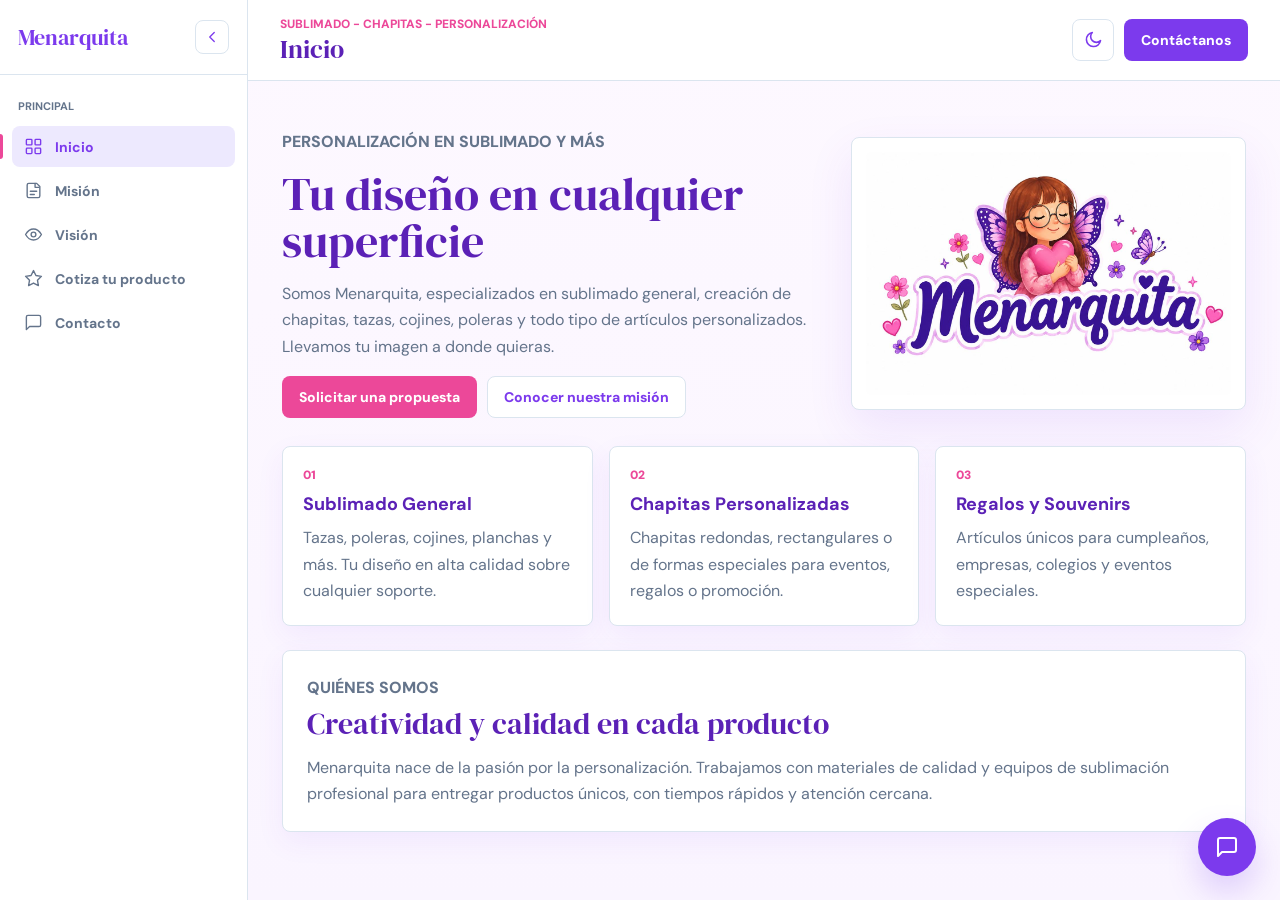
<file: index.html>
<!DOCTYPE html>
<html lang="es">
<head>
  <meta charset="UTF-8" />
  <meta name="viewport" content="width=device-width, initial-scale=1.0" />
  <title>Menarquita- Sublimado y Chapitas</title>
  <link rel="preconnect" href="https://fonts.googleapis.com" />
  <link rel="preconnect" href="https://fonts.gstatic.com" crossorigin />
  <link href="https://fonts.googleapis.com/css2?family=DM+Serif+Display&family=DM+Sans:wght@400;500;600;700&display=swap" rel="stylesheet" />
  <link rel="stylesheet" href="styles.css" />
</head>
<body>
  <aside class="sidebar" id="sidebar">
    <div class="sidebar-header">
      <span class="logo">Menarquita</span>
      <button class="logo-icon" id="logoIcon" type="button" aria-label="Abrir menú">MN</button>
      <button class="toggle-btn" id="toggleBtn" type="button" aria-label="Alternar menú">
        <svg viewBox="0 0 24 24" fill="none" stroke-width="1.75" stroke-linecap="round" stroke-linejoin="round" pointer-events="none">
          <path d="M15 18l-6-6 6-6" />
        </svg>
      </button>
    </div>

    <nav class="sidebar-nav" aria-label="Navegación principal">
      <div class="nav-section-label">Principal</div>

      <a class="nav-item active" href="index.html" aria-current="page">
        <svg class="nav-icon" viewBox="0 0 24 24" fill="none" stroke-width="1.75" stroke-linecap="round" stroke-linejoin="round">
          <rect x="3" y="3" width="7" height="7" rx="1" />
          <rect x="14" y="3" width="7" height="7" rx="1" />
          <rect x="3" y="14" width="7" height="7" rx="1" />
          <rect x="14" y="14" width="7" height="7" rx="1" />
        </svg>
        <span class="nav-label">Inicio</span>
      </a>

      <a class="nav-item" href="Mision.html">
        <svg class="nav-icon" viewBox="0 0 24 24" fill="none" stroke-width="1.75" stroke-linecap="round" stroke-linejoin="round">
          <path d="M4 19V5a2 2 0 0 1 2-2h10l4 4v12a2 2 0 0 1-2 2H6a2 2 0 0 1-2-2z" />
          <path d="M14 3v5h5" />
          <path d="M8 13h8" />
          <path d="M8 17h5" />
        </svg>
        <span class="nav-label">Misión</span>
      </a>

      <a class="nav-item" href="Vision.html">
        <svg class="nav-icon" viewBox="0 0 24 24" fill="none" stroke-width="1.75" stroke-linecap="round" stroke-linejoin="round">
          <path d="M2 12s4-7 10-7 10 7 10 7-4 7-10 7-10-7-10-7z" />
          <circle cx="12" cy="12" r="3" />
        </svg>
        <span class="nav-label">Visión</span>
      </a>

      <a class="nav-item" href="menarquita.html">
        <svg class="nav-icon" viewBox="0 0 24 24" fill="none" stroke-width="1.75" stroke-linecap="round" stroke-linejoin="round">
          <path d="M12 2l3.09 6.26L22 9.27l-5 4.87 1.18 6.88L12 17.77l-6.18 3.25L7 14.14 2 9.27l6.91-1.01L12 2z"/>
        </svg>
        <span class="nav-label">Cotiza tu producto</span>
      </a>

      <a class="nav-item" href="contacto.html">
        <svg class="nav-icon" viewBox="0 0 24 24" fill="none" stroke-width="1.75" stroke-linecap="round" stroke-linejoin="round">
          <path d="M21 15a2 2 0 0 1-2 2H7l-4 4V5a2 2 0 0 1 2-2h14a2 2 0 0 1 2 2z" />
        </svg>
        <span class="nav-label">Contacto</span>
      </a>
    </nav>
  </aside>

  <div class="main">
    <header class="topbar">
      <div>
        <p class="topbar-kicker">Sublimado - Chapitas - Personalización</p>
        <h1 class="page-title">Inicio</h1>
      </div>
      <div class="topbar-actions">
        <button class="theme-toggle" id="themeToggle" type="button" aria-label="Activar modo oscuro" title="Cambiar tema">
          <svg class="theme-icon theme-icon-moon" viewBox="0 0 24 24" fill="none" stroke-width="1.9" stroke-linecap="round" stroke-linejoin="round" aria-hidden="true">
            <path d="M21 12.8A8.5 8.5 0 1 1 11.2 3a6.7 6.7 0 0 0 9.8 9.8z" />
          </svg>
          <svg class="theme-icon theme-icon-sun" viewBox="0 0 24 24" fill="none" stroke-width="1.9" stroke-linecap="round" stroke-linejoin="round" aria-hidden="true">
            <circle cx="12" cy="12" r="4" />
            <path d="M12 2v2" />
            <path d="M12 20v2" />
            <path d="m4.93 4.93 1.41 1.41" />
            <path d="m17.66 17.66 1.41 1.41" />
            <path d="M2 12h2" />
            <path d="M20 12h2" />
            <path d="m6.34 17.66-1.41 1.41" />
            <path d="m19.07 4.93-1.41 1.41" />
          </svg>
        </button>
        <button class="btn-primary" type="button" onclick="contactar()">Contáctanos</button>
      </div>
    </header>

    <main class="content">
      <div class="page-shell">
        <section class="hero">
          <div class="hero-copy">
            <p class="eyebrow">Personalización en sublimado y más</p>
            <h2>Tu diseño en cualquier superficie</h2>
            <p>
              Somos Menarquita, especializados en sublimado general, creación de chapitas, tazas, cojines, poleras y todo tipo de artículos personalizados. Llevamos tu imagen a donde quieras.
            </p>
            <div class="hero-actions">
              <a class="cta-button" href="contacto.html">Solicitar una propuesta</a>
              <a class="secondary-button" href="Mision.html">Conocer nuestra misión</a>
            </div>
          </div>

          <figure class="hero-media">
            <img src="img/menarquita.jpeg" alt="Logo de Menarquita" />
          </figure>
        </section>

        <section class="cards-grid" aria-label="Servicios principales">
          <article class="card">
            <span class="card-index">01</span>
            <h3>Sublimado General</h3>
            <p>Tazas, poleras, cojines, planchas y más. Tu diseño en alta calidad sobre cualquier soporte.</p>
          </article>

          <article class="card">
            <span class="card-index">02</span>
            <h3>Chapitas Personalizadas</h3>
            <p>Chapitas redondas, rectangulares o de formas especiales para eventos, regalos o promoción.</p>
          </article>

          <article class="card">
            <span class="card-index">03</span>
            <h3>Regalos y Souvenirs</h3>
            <p>Artículos únicos para cumpleaños, empresas, colegios y eventos especiales.</p>
          </article>
        </section>

        <section class="content-block">
          <div class="section-heading">
            <p class="section-kicker">Quiénes somos</p>
            <h2>Creatividad y calidad en cada producto</h2>
          </div>
          <p>
            Menarquita nace de la pasión por la personalización. Trabajamos con materiales de calidad y equipos de sublimación profesional para entregar productos únicos, con tiempos rápidos y atención cercana.
          </p>
        </section>
      </div>
    </main>
  </div>

  <div class="chatbot-container" id="chatbotContainer">
    <button class="chatbot-toggle" id="chatbotToggle" type="button" aria-label="Abrir chat">
      <svg viewBox="0 0 24 24" fill="none" stroke="currentColor" stroke-width="2" stroke-linecap="round" stroke-linejoin="round" class="chat-icon">
        <path d="M21 15a2 2 0 0 1-2 2H7l-4 4V5a2 2 0 0 1 2-2h14a2 2 0 0 1 2 2z" />
      </svg>
    </button>

    <div class="chat-window" id="chatWindow">
      <div class="chat-header">
        <h3>Asistente MJFC</h3>
        <button class="chat-close" id="chatClose" type="button" aria-label="Cerrar chat">&times;</button>
      </div>

      <div class="chat-body" id="chatBody">
        <div class="chat-message bot">
          <p>¡Hola! Soy el asistente de MJFC Enterprise. Puedes elegir una opción rápida o escribir tu consulta.</p>
        </div>
      </div>

      <div class="chat-options" id="chatOptions"></div>

      <form class="chat-input-area" id="chatForm">
        <input
          type="text"
          id="chatInput"
          placeholder="Escribe tu pregunta aquí..."
          autocomplete="off"
          required
        />
        <button type="submit" id="chatSubmitBtn" aria-label="Enviar mensaje">
          <svg viewBox="0 0 24 24" fill="none" stroke="currentColor" stroke-width="2" stroke-linecap="round" stroke-linejoin="round">
            <line x1="22" y1="2" x2="11" y2="13" />
            <polygon points="22 2 15 22 11 13 2 9 22 2" />
          </svg>
        </button>
      </form>
    </div>
  </div>

  <script src="script.js"></script>
</body>
</html>
</file>
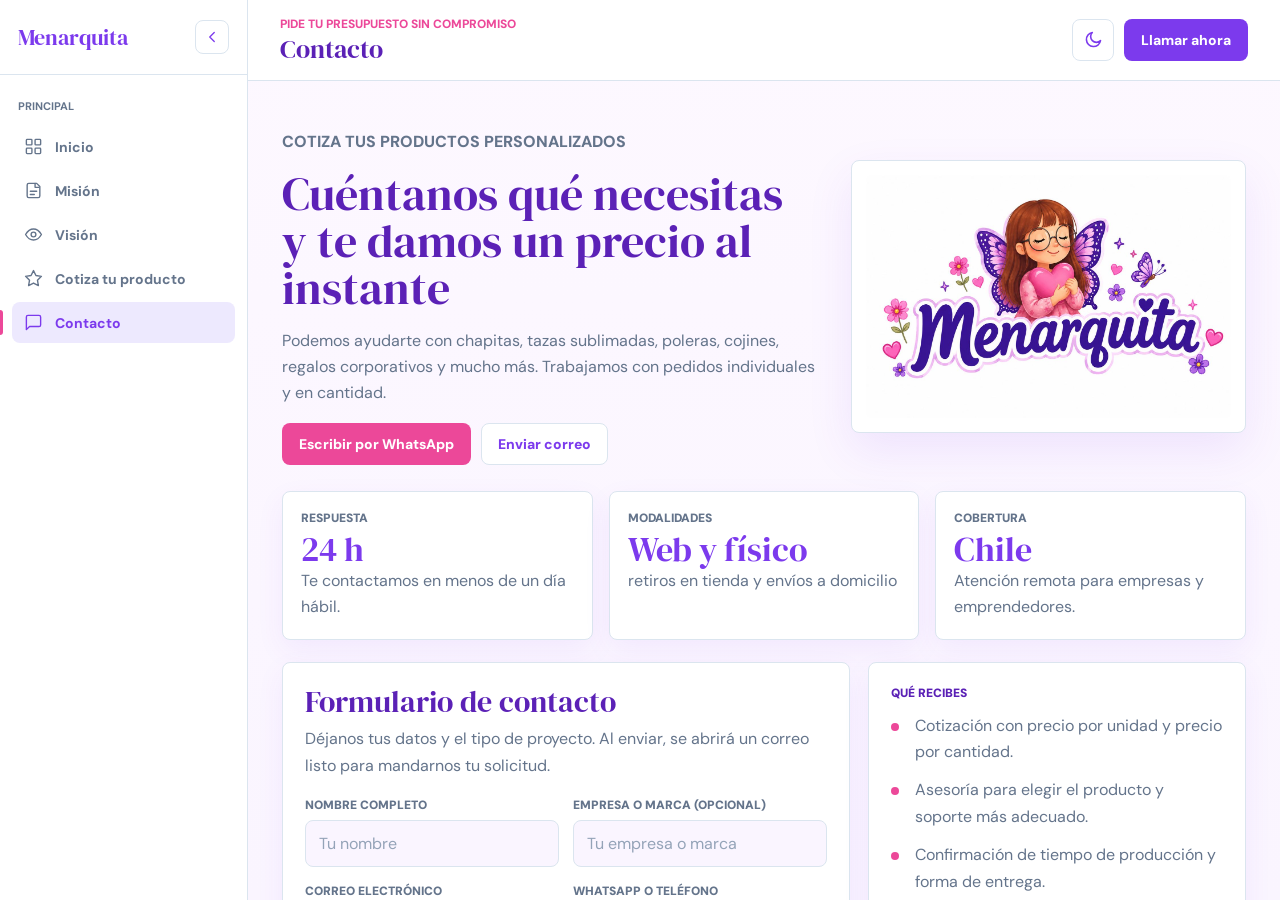
<file: contacto.html>
<!DOCTYPE html>
<html lang="es">
<head>
  <meta charset="UTF-8" />
  <meta name="viewport" content="width=device-width, initial-scale=1.0" />
  <title>Menarquita - Contacto</title>
  <link rel="preconnect" href="https://fonts.googleapis.com" />
  <link rel="preconnect" href="https://fonts.gstatic.com" crossorigin />
  <link href="https://fonts.googleapis.com/css2?family=DM+Serif+Display&family=DM+Sans:wght@400;500;600;700&display=swap" rel="stylesheet" />
  <link rel="stylesheet" href="styles.css" />
</head>
<body>
  <aside class="sidebar" id="sidebar">
    <div class="sidebar-header">
      <span class="logo">Menarquita</span>
      <button class="logo-icon" id="logoIcon" type="button" aria-label="Abrir menú">MN</button>
      <button class="toggle-btn" id="toggleBtn" type="button" aria-label="Alternar menú">
        <svg viewBox="0 0 24 24" fill="none" stroke-width="1.75" stroke-linecap="round" stroke-linejoin="round" pointer-events="none">
          <path d="M15 18l-6-6 6-6" />
        </svg>
      </button>
    </div>

    <nav class="sidebar-nav" aria-label="Navegación principal">
      <div class="nav-section-label">Principal</div>

      <a class="nav-item" href="index.html">
        <svg class="nav-icon" viewBox="0 0 24 24" fill="none" stroke-width="1.75" stroke-linecap="round" stroke-linejoin="round">
          <rect x="3" y="3" width="7" height="7" rx="1" />
          <rect x="14" y="3" width="7" height="7" rx="1" />
          <rect x="3" y="14" width="7" height="7" rx="1" />
          <rect x="14" y="14" width="7" height="7" rx="1" />
        </svg>
        <span class="nav-label">Inicio</span>
      </a>

      <a class="nav-item" href="Mision.html">
        <svg class="nav-icon" viewBox="0 0 24 24" fill="none" stroke-width="1.75" stroke-linecap="round" stroke-linejoin="round">
          <path d="M4 19V5a2 2 0 0 1 2-2h10l4 4v12a2 2 0 0 1-2 2H6a2 2 0 0 1-2-2z" />
          <path d="M14 3v5h5" />
          <path d="M8 13h8" />
          <path d="M8 17h5" />
        </svg>
        <span class="nav-label">Misión</span>
      </a>

      <a class="nav-item" href="Vision.html">
        <svg class="nav-icon" viewBox="0 0 24 24" fill="none" stroke-width="1.75" stroke-linecap="round" stroke-linejoin="round">
          <path d="M2 12s4-7 10-7 10 7 10 7-4 7-10 7-10-7-10-7z" />
          <circle cx="12" cy="12" r="3" />
        </svg>
        <span class="nav-label">Visión</span>
      </a>

      <a class="nav-item" href="menarquita.html">
        <svg class="nav-icon" viewBox="0 0 24 24" fill="none" stroke-width="1.75" stroke-linecap="round" stroke-linejoin="round">
          <path d="M12 2l3.09 6.26L22 9.27l-5 4.87 1.18 6.88L12 17.77l-6.18 3.25L7 14.14 2 9.27l6.91-1.01L12 2z"/>
        </svg>
        <span class="nav-label">Cotiza tu producto</span>
      </a>

      <a class="nav-item active" href="contacto.html" aria-current="page">
        <svg class="nav-icon" viewBox="0 0 24 24" fill="none" stroke-width="1.75" stroke-linecap="round" stroke-linejoin="round">
          <path d="M21 15a2 2 0 0 1-2 2H7l-4 4V5a2 2 0 0 1 2-2h14a2 2 0 0 1 2 2z" />
        </svg>
        <span class="nav-label">Contacto</span>
      </a>
    </nav>
  </aside>

  <div class="main">
    <header class="topbar">
      <div>
        <p class="topbar-kicker"> Pide tu presupuesto sin compromiso</p>
        <h1 class="page-title">Contacto</h1>
      </div>
      <div class="topbar-actions">
        <button class="theme-toggle" id="themeToggle" type="button" aria-label="Activar modo oscuro" title="Cambiar tema">
          <svg class="theme-icon theme-icon-moon" viewBox="0 0 24 24" fill="none" stroke-width="1.9" stroke-linecap="round" stroke-linejoin="round" aria-hidden="true">
            <path d="M21 12.8A8.5 8.5 0 1 1 11.2 3a6.7 6.7 0 0 0 9.8 9.8z" />
          </svg>
          <svg class="theme-icon theme-icon-sun" viewBox="0 0 24 24" fill="none" stroke-width="1.9" stroke-linecap="round" stroke-linejoin="round" aria-hidden="true">
            <circle cx="12" cy="12" r="4" />
            <path d="M12 2v2" />
            <path d="M12 20v2" />
            <path d="m4.93 4.93 1.41 1.41" />
            <path d="m17.66 17.66 1.41 1.41" />
            <path d="M2 12h2" />
            <path d="M20 12h2" />
            <path d="m6.34 17.66-1.41 1.41" />
            <path d="m19.07 4.93-1.41 1.41" />
          </svg>
        </button>
        <a class="btn-primary" href="tel:+56928706208">Llamar ahora</a>
      </div>
    </header>

    <main class="content">
      <div class="page-shell contact-shell">
        <section class="hero hero-contact">
          <div class="hero-copy">
            <p class="eyebrow">Cotiza tus productos personalizados</p>
            <h2>Cuéntanos qué necesitas y te damos un precio al instante</h2>
            <p>
              Podemos ayudarte con chapitas, tazas sublimadas, poleras, cojines, regalos corporativos y mucho más. Trabajamos con pedidos individuales y en cantidad.
            </p>
            <div class="hero-actions">
              <a class="cta-button" id="whatsappHeroLink" href="https://wa.me/56928706208?text=Hola%20Menarquita%2C%20quiero%20cotizar%20un%20producto." target="_blank" rel="noreferrer">Escribir por WhatsApp</a>
              <a class="secondary-button" href="mailto:info@menarquita.cl?subject=Solicitud%20de%20p%C3%A1gina%20web">Enviar correo</a>
            </div>
          </div>

          <figure class="hero-media">
            <img src="img/menarquita.jpeg" alt="Logo de Menarquita" />
          </figure>
        </section>

        <section class="stats-grid" aria-label="Resumen de atención">
          <article class="stat-card">
            <div class="stat-label">Respuesta</div>
            <div class="stat-value">24 h</div>
            <div class="stat-note">Te contactamos en menos de un día hábil.</div>
          </article>
          <article class="stat-card">
            <div class="stat-label">Modalidades</div>
            <div class="stat-value">Web y físico</div>
            <div class="stat-note">retiros en tienda y envíos a domicilio</div>
          </article>
          <article class="stat-card">
            <div class="stat-label">Cobertura</div>
            <div class="stat-value">Chile</div>
            <div class="stat-note">Atención remota para empresas y emprendedores.</div>
          </article>
        </section>

        <section class="contact-layout">
          <div class="panel">
            <h2 class="panel-title">Formulario de contacto</h2>
            <p class="panel-subtitle">
              Déjanos tus datos y el tipo de proyecto. Al enviar, se abrirá un correo listo para mandarnos tu solicitud.
            </p>

            <form id="contactForm" class="contact-form">
              <div class="field-grid">
                <div class="field">
                  <label for="nombre">Nombre completo</label>
                  <input id="nombre" name="nombre" type="text" placeholder="Tu nombre" required />
                </div>
                <div class="field">
                  <label for="empresa">Empresa o marca (opcional)</label>
                  <input id="empresa" name="empresa" type="text" placeholder="Tu empresa o marca" />
                </div>
              </div>

              <div class="field-grid">
                <div class="field">
                  <label for="correo">Correo electrónico</label>
                  <input id="correo" name="correo" type="email" placeholder="tu@correo.com" required />
                </div>
                <div class="field">
                  <label for="telefono">WhatsApp o teléfono</label>
                  <input id="telefono" name="telefono" type="tel" placeholder="+56 9 XXXX XXXX" required />
                </div>
              </div>

              <div class="field-grid">
                <div class="field">
                  <label for="tipo">Tipo de producto</label>
                  <select id="tipo" name="tipo" required>
                    <option value="" selected disabled>Selecciona una opción</option>
                    <option>Chapitas</option>
                    <option>Tazas sublimadas</option>
                    <option>Poleras</option>
                    <option>Cojines</option>
                    <option>Regalos corporativos</option>
                    <option>No estoy seguro</option>
                  </select>
                </div>
                <div class="field">
                  <label for="plazo">¿Cuándo lo necesitas?</label>
                  <select id="plazo" name="plazo" required>
                    <option value="" selected disabled>Selecciona un plazo</option>
                    <option>Urgente: menos de 1 semana</option>
                    <option>Normal: 1 a 2 semanas</option>
                    <option>Sin apuro: más de 2 semanas</option>
                  </select>
                </div>
              </div>

              <div class="field-grid single">
                <div class="field">
                  <label for="presupuesto">Presupuesto aproximado</label>
                  <select id="presupuesto" name="presupuesto" required>
                    <option value="" selected disabled>Selecciona un rango</option>
                    <option>Menos de CLP 5.000 (1 unidad)</option>
                    <option>CLP 5.000 a CLP 30.000 (pack pequeño)</option>
                    <option>CLP 30.000 a CLP 100.000 (pedido mediano)</option>
                    <option>Más de CLP 100.000 (pedido mayor)</option>
                    <option>Prefiero recibir una propuesta</option>
                  </select>
                </div>
              </div>

              <div class="field-grid single">
                <div class="field">
                  <label for="mensaje">Describe tu pedido</label>
                  <textarea id="mensaje" name="mensaje" placeholder="Cantidad, diseño que tienes, colores, tamaño, fecha de entrega, etc." required></textarea>
                </div>
              </div>

              <div class="form-status" id="formStatus" aria-live="polite"></div>

              <div class="form-footer">
                <p class="form-note">
                  Si prefieres, también puedes escribirnos directamente por WhatsApp al +56 9 2870 6208 o responder el correo que se generará.
                </p>
                <div class="hero-actions">
                  <button class="cta-button" type="submit">Enviar solicitud</button>
                  <button class="secondary-button" type="button" id="copyButton">Copiar datos</button>
                </div>
              </div>
            </form>
          </div>

          <aside class="side-stack">
            <div class="info-card">
              <h2>Qué recibes</h2>
              <ul class="info-list">
                <li>Cotización con precio por unidad y precio por cantidad.</li>
                <li>Asesoría para elegir el producto y soporte más adecuado.</li>
                <li>Confirmación de tiempo de producción y forma de entrega.</li>
              </ul>
            </div>

            <div class="info-card">
              <h2>Canales de contacto</h2>
              <div class="contact-method">
                <div class="method-row">
                  <div class="method-label">Correo</div>
                  <div class="method-value"><a href="mailto:menarquita@gmail.com">menarquita@gmail.com</a></div>
                </div>
                <div class="method-row">
                  <div class="method-label">WhatsApp</div>
                  <div class="method-value"><a href="https://wa.me/56928706208" target="_blank" rel="noreferrer">+56 9 2870 6208</a></div>
                </div>
                <div class="method-row">
                  <div class="method-label">Horario</div>
                  <div class="method-value">Lun a vie, 9:00 a 18:00</div>
                </div>
              </div>
            </div>

            <div class="info-card">
              <h2>Cómo trabajamos</h2>
              <div class="workflow">
                <div class="workflow-step">
                  <div class="step-index">1</div>
                  <div>
                    <strong>Nos envías tu idea</strong>
                    Dinos el producto, cantidad y si tienes diseño listo o necesitas ayuda.
                  </div>
                </div>
                <div class="workflow-step">
                  <div class="step-index">2</div>
                  <div>
                    <strong>Te enviamos la cotización</strong>
                    Con precio, tiempo de producción y opciones disponibles.
                  </div>
                </div>
                <div class="workflow-step">
                  <div class="step-index">3</div>
                  <div>
                    <strong>Producimos y entregamos</strong>
                    Elaboramos tu pedido con cuidado y lo coordinamos para la entrega.
                  </div>
                </div>
              </div>
            </div>
          </aside>
        </section>
      </div>
    </main>
  </div>

  <script src="script.js"></script>
  <script>
    const contactForm = document.getElementById('contactForm');
    const formStatus = document.getElementById('formStatus');
    const copyButton = document.getElementById('copyButton');
    const contactEmail = 'menarquita@gmail.com';
    const contactPhone = '+56 9 2870 6208';

    const buildMessage = () => {
      const nombre = document.getElementById('nombre').value.trim();
      const empresa = document.getElementById('empresa').value.trim();
      const correo = document.getElementById('correo').value.trim();
      const telefono = document.getElementById('telefono').value.trim();
      const tipo = document.getElementById('tipo').value;
      const plazo = document.getElementById('plazo').value;
      const presupuesto = document.getElementById('presupuesto').value;
      const mensaje = document.getElementById('mensaje').value.trim();

      return [
        'Hola, quiero solicitar una página web.',
        '',
        `Nombre: ${nombre}`,
        `Empresa: ${empresa || 'No indicada'}`,
        `Correo: ${correo}`,
        `Teléfono: ${telefono}`,
        `Tipo de web: ${tipo}`,
        `Tiempo estimado: ${plazo}`,
        `Presupuesto: ${presupuesto}`,
        '',
        'Detalles del proyecto:',
        mensaje,
      ].join('\n');
    };

    contactForm.addEventListener('submit', (event) => {
      event.preventDefault();

      const subject = `Solicitud de página web - ${document.getElementById('nombre').value.trim()}`;
      const body = buildMessage();
      const mailtoUrl = `mailto:${contactEmail}?subject=${encodeURIComponent(subject)}&body=${encodeURIComponent(body)}`;

      formStatus.textContent = 'Se abrió tu cliente de correo para enviar la solicitud.';
      formStatus.classList.add('status-ok');
      window.location.href = mailtoUrl;
    });

    copyButton.addEventListener('click', async () => {
      const text = `${buildMessage()}\n\nCorreo destino: ${contactEmail}\nWhatsApp: ${contactPhone}`;
      try {
        await navigator.clipboard.writeText(text);
        formStatus.textContent = 'Los datos del formulario se copiaron al portapapeles.';
        formStatus.classList.add('status-ok');
      } catch (error) {
        formStatus.textContent = 'No se pudo copiar automáticamente. Revisa los datos y vuelve a intentarlo.';
      }
    });
  </script>
</body>
</html>
</file>
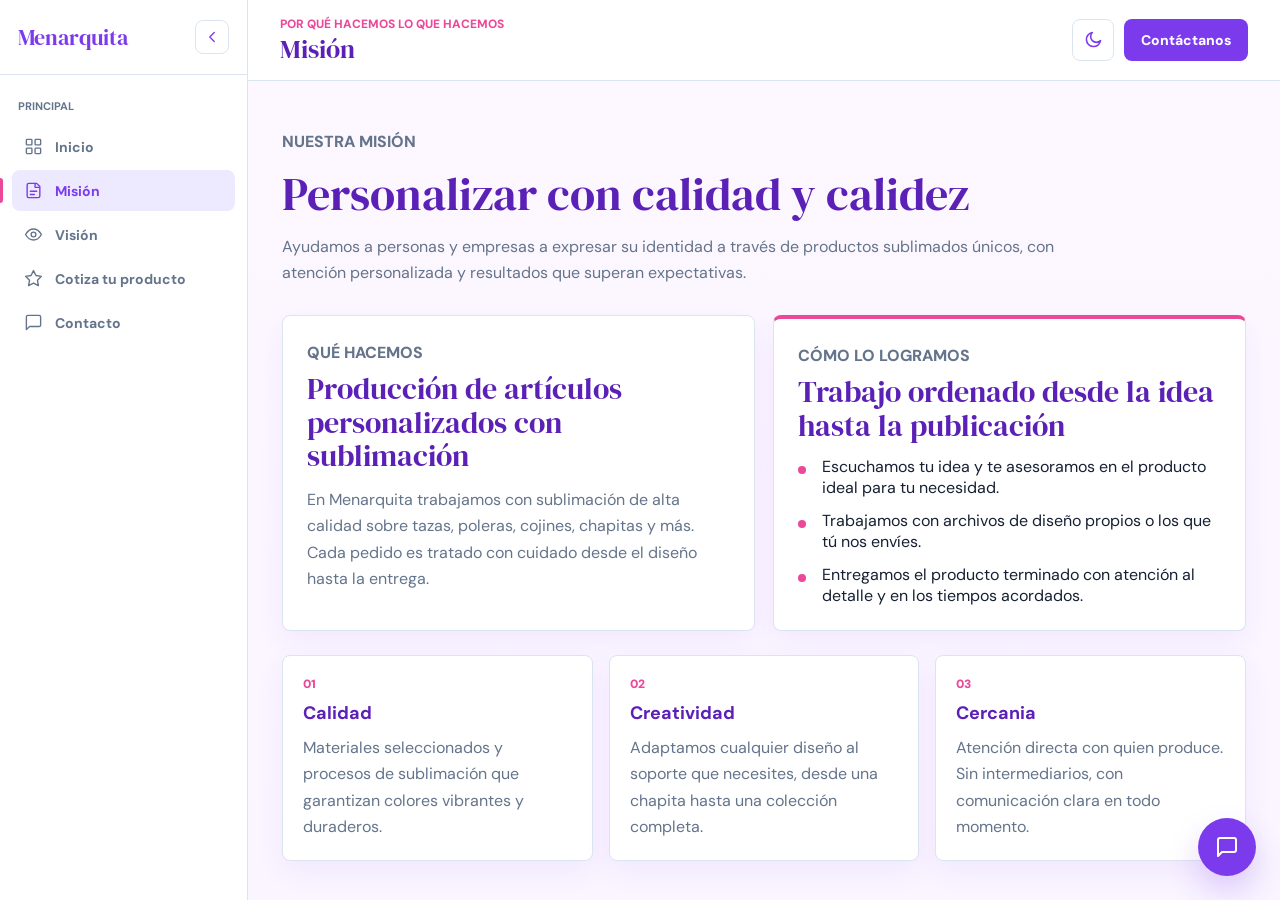
<file: Mision.html>
<!DOCTYPE html>
<html lang="es">
<head>
  <meta charset="UTF-8" />
  <meta name="viewport" content="width=device-width, initial-scale=1.0" />
  <title>Menarquita - Misión</title>
  <link rel="preconnect" href="https://fonts.googleapis.com" />
  <link rel="preconnect" href="https://fonts.gstatic.com" crossorigin />
  <link href="https://fonts.googleapis.com/css2?family=DM+Serif+Display&family=DM+Sans:wght@400;500;600;700&display=swap" rel="stylesheet" />
  <link rel="stylesheet" href="styles.css" />
</head>
<body>
  <aside class="sidebar" id="sidebar">
    <div class="sidebar-header">
      <span class="logo">Menarquita</span>
      <button class="logo-icon" id="logoIcon" type="button" aria-label="Abrir menú">MN</button>
      <button class="toggle-btn" id="toggleBtn" type="button" aria-label="Alternar menú">
        <svg viewBox="0 0 24 24" fill="none" stroke-width="1.75" stroke-linecap="round" stroke-linejoin="round" pointer-events="none">
          <path d="M15 18l-6-6 6-6" />
        </svg>
      </button>
    </div>

    <nav class="sidebar-nav" aria-label="Navegación principal">
      <div class="nav-section-label">Principal</div>

      <a class="nav-item" href="index.html">
        <svg class="nav-icon" viewBox="0 0 24 24" fill="none" stroke-width="1.75" stroke-linecap="round" stroke-linejoin="round">
          <rect x="3" y="3" width="7" height="7" rx="1" />
          <rect x="14" y="3" width="7" height="7" rx="1" />
          <rect x="3" y="14" width="7" height="7" rx="1" />
          <rect x="14" y="14" width="7" height="7" rx="1" />
        </svg>
        <span class="nav-label">Inicio</span>
      </a>

      <a class="nav-item active" href="Mision.html" aria-current="page">
        <svg class="nav-icon" viewBox="0 0 24 24" fill="none" stroke-width="1.75" stroke-linecap="round" stroke-linejoin="round">
          <path d="M4 19V5a2 2 0 0 1 2-2h10l4 4v12a2 2 0 0 1-2 2H6a2 2 0 0 1-2-2z" />
          <path d="M14 3v5h5" />
          <path d="M8 13h8" />
          <path d="M8 17h5" />
        </svg>
        <span class="nav-label">Misión</span>
      </a>

      <a class="nav-item" href="Vision.html">
        <svg class="nav-icon" viewBox="0 0 24 24" fill="none" stroke-width="1.75" stroke-linecap="round" stroke-linejoin="round">
          <path d="M2 12s4-7 10-7 10 7 10 7-4 7-10 7-10-7-10-7z" />
          <circle cx="12" cy="12" r="3" />
        </svg>
        <span class="nav-label">Visión</span>
      </a>

      <a class="nav-item" href="menarquita.html">
        <svg class="nav-icon" viewBox="0 0 24 24" fill="none" stroke-width="1.75" stroke-linecap="round" stroke-linejoin="round">
          <path d="M12 2l3.09 6.26L22 9.27l-5 4.87 1.18 6.88L12 17.77l-6.18 3.25L7 14.14 2 9.27l6.91-1.01L12 2z"/>
        </svg>
        <span class="nav-label">Cotiza tu producto</span>
      </a>

      <a class="nav-item" href="contacto.html">
        <svg class="nav-icon" viewBox="0 0 24 24" fill="none" stroke-width="1.75" stroke-linecap="round" stroke-linejoin="round">
          <path d="M21 15a2 2 0 0 1-2 2H7l-4 4V5a2 2 0 0 1 2-2h14a2 2 0 0 1 2 2z" />
        </svg>
        <span class="nav-label">Contacto</span>
      </a>
    </nav>
  </aside>

  <div class="main">
    <header class="topbar">
      <div>
        <p class="topbar-kicker">Por qué hacemos lo que hacemos</p>
        <h1 class="page-title">Misión</h1>
      </div>
      <div class="topbar-actions">
        <button class="theme-toggle" id="themeToggle" type="button" aria-label="Activar modo oscuro" title="Cambiar tema">
          <svg class="theme-icon theme-icon-moon" viewBox="0 0 24 24" fill="none" stroke-width="1.9" stroke-linecap="round" stroke-linejoin="round" aria-hidden="true">
            <path d="M21 12.8A8.5 8.5 0 1 1 11.2 3a6.7 6.7 0 0 0 9.8 9.8z" />
          </svg>
          <svg class="theme-icon theme-icon-sun" viewBox="0 0 24 24" fill="none" stroke-width="1.9" stroke-linecap="round" stroke-linejoin="round" aria-hidden="true">
            <circle cx="12" cy="12" r="4" />
            <path d="M12 2v2" />
            <path d="M12 20v2" />
            <path d="m4.93 4.93 1.41 1.41" />
            <path d="m17.66 17.66 1.41 1.41" />
            <path d="M2 12h2" />
            <path d="M20 12h2" />
            <path d="m6.34 17.66-1.41 1.41" />
            <path d="m19.07 4.93-1.41 1.41" />
          </svg>
        </button>
        <button class="btn-primary" type="button" onclick="contactar()">Contáctanos</button>
      </div>
    </header>

    <main class="content">
      <div class="page-shell">
        <section class="hero hero-compact">
          <div class="hero-copy">
            <p class="eyebrow">Nuestra misión</p>
            <h2>Personalizar con calidad y calidez</h2>
            <p>
              Ayudamos a personas y empresas a expresar su identidad a través de productos sublimados únicos, con atención personalizada y resultados que superan expectativas.
            </p>
          </div>
        </section>

        <section class="content-grid">
          <article class="content-block">
            <div class="section-heading">
              <p class="section-kicker">Qué hacemos</p>
              <h2>Producción de artículos personalizados con sublimación</h2>
            </div>
            <p>
              En Menarquita trabajamos con sublimación de alta calidad sobre tazas, poleras, cojines, chapitas y más. Cada pedido es tratado con cuidado desde el diseño hasta la entrega.
            </p>
          </article>

          <article class="content-block accent-block">
            <div class="section-heading">
              <p class="section-kicker">Cómo lo logramos</p>
              <h2>Trabajo ordenado desde la idea hasta la publicación</h2>
            </div>
            <ul class="check-list">
              <li>Escuchamos tu idea y te asesoramos en el producto ideal para tu necesidad.</li>
              <li>Trabajamos con archivos de diseño propios o los que tú nos envíes.</li>
              <li>Entregamos el producto terminado con atención al detalle y en los tiempos acordados.</li>
            </ul>
          </article>
        </section>

        <section class="cards-grid" aria-label="Principios de la misión">
          <article class="card">
            <span class="card-index">01</span>
            <h3>Calidad</h3>
            <p>Materiales seleccionados y procesos de sublimación que garantizan colores vibrantes y duraderos.</p>
          </article>

          <article class="card">
            <span class="card-index">02</span>
            <h3>Creatividad</h3>
            <p>Adaptamos cualquier diseño al soporte que necesites, desde una chapita hasta una colección completa.</p>
          </article>

          <article class="card">
            <span class="card-index">03</span>
            <h3>Cercania</h3>
            <p>Atención directa con quien produce. Sin intermediarios, con comunicación clara en todo momento.</p>
          </article>
        </section>
      </div>
    </main>
  </div>

  <div class="chatbot-container" id="chatbotContainer">
    <button class="chatbot-toggle" id="chatbotToggle" type="button" aria-label="Abrir chat">
      <svg viewBox="0 0 24 24" fill="none" stroke="currentColor" stroke-width="2" stroke-linecap="round" stroke-linejoin="round" class="chat-icon">
        <path d="M21 15a2 2 0 0 1-2 2H7l-4 4V5a2 2 0 0 1 2-2h14a2 2 0 0 1 2 2z" />
      </svg>
    </button>

    <div class="chat-window" id="chatWindow">
      <div class="chat-header">
        <h3>Asistente MJFC</h3>
        <button class="chat-close" id="chatClose" type="button" aria-label="Cerrar chat">&times;</button>
      </div>

      <div class="chat-body" id="chatBody">
        <div class="chat-message bot">
          <p>¡Hola! Soy el asistente de MJFC Enterprise. Puedes elegir una opción rápida o escribir tu consulta.</p>
        </div>
      </div>

      <div class="chat-options" id="chatOptions"></div>

      <form class="chat-input-area" id="chatForm">
        <input
          type="text"
          id="chatInput"
          placeholder="Escribe tu pregunta aquí..."
          autocomplete="off"
          required
        />
        <button type="submit" id="chatSubmitBtn" aria-label="Enviar mensaje">
          <svg viewBox="0 0 24 24" fill="none" stroke="currentColor" stroke-width="2" stroke-linecap="round" stroke-linejoin="round">
            <line x1="22" y1="2" x2="11" y2="13" />
            <polygon points="22 2 15 22 11 13 2 9 22 2" />
          </svg>
        </button>
      </form>
    </div>
  </div>

  <script src="script.js"></script>
</body>
</html>
</file>
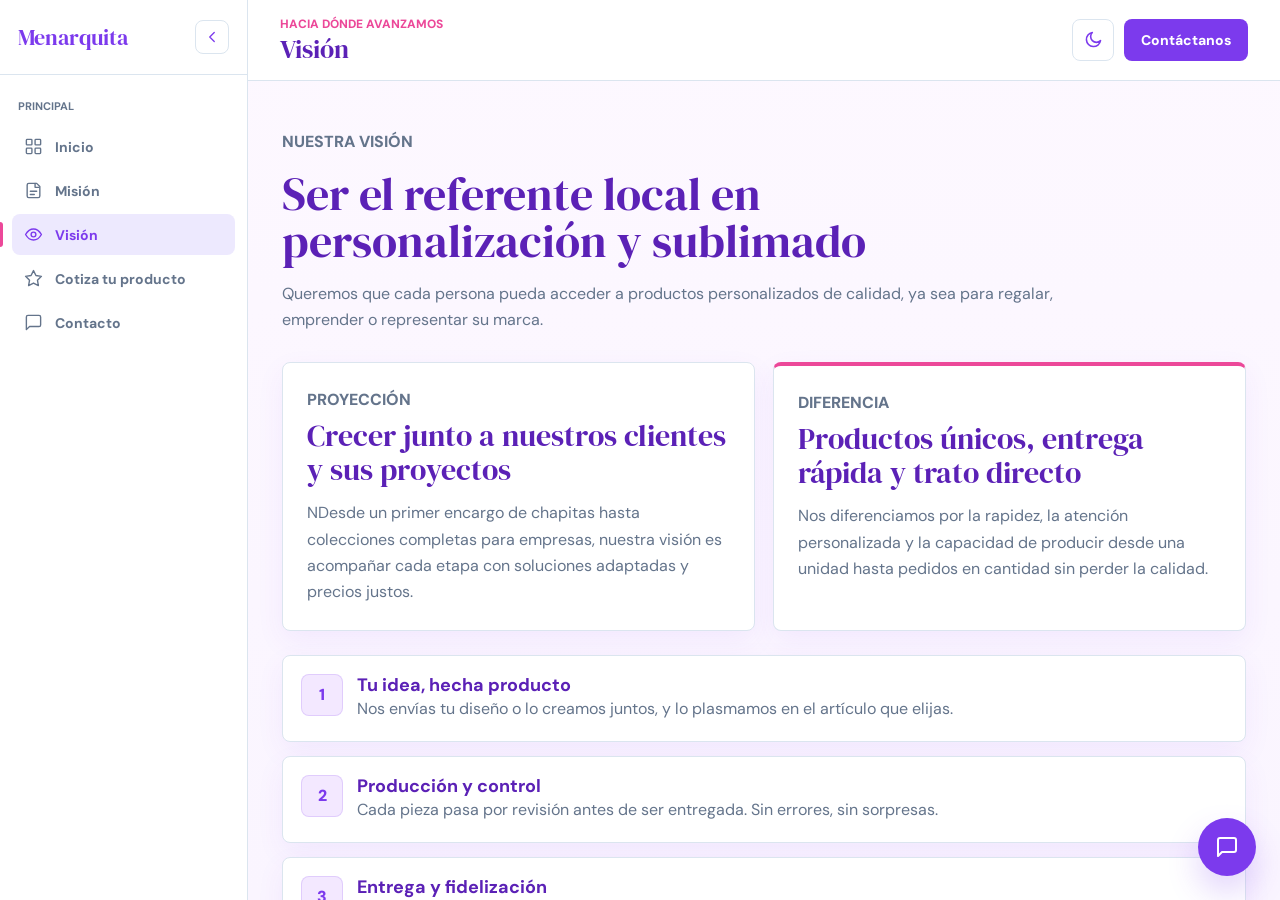
<file: Vision.html>
<!DOCTYPE html>
<html lang="es">
<head>
  <meta charset="UTF-8" />
  <meta name="viewport" content="width=device-width, initial-scale=1.0" />
  <title>Menarquita - Visión</title>
  <link rel="preconnect" href="https://fonts.googleapis.com" />
  <link rel="preconnect" href="https://fonts.gstatic.com" crossorigin />
  <link href="https://fonts.googleapis.com/css2?family=DM+Serif+Display&family=DM+Sans:wght@400;500;600;700&display=swap" rel="stylesheet" />
  <link rel="stylesheet" href="styles.css" />
</head>
<body>
  <aside class="sidebar" id="sidebar">
    <div class="sidebar-header">
      <span class="logo">Menarquita</span>
      <button class="logo-icon" id="logoIcon" type="button" aria-label="Abrir menú">MN</button>
      <button class="toggle-btn" id="toggleBtn" type="button" aria-label="Alternar menú">
        <svg viewBox="0 0 24 24" fill="none" stroke-width="1.75" stroke-linecap="round" stroke-linejoin="round" pointer-events="none">
          <path d="M15 18l-6-6 6-6" />
        </svg>
      </button>
    </div>

    <nav class="sidebar-nav" aria-label="Navegación principal">
      <div class="nav-section-label">Principal</div>

      <a class="nav-item" href="index.html">
        <svg class="nav-icon" viewBox="0 0 24 24" fill="none" stroke-width="1.75" stroke-linecap="round" stroke-linejoin="round">
          <rect x="3" y="3" width="7" height="7" rx="1" />
          <rect x="14" y="3" width="7" height="7" rx="1" />
          <rect x="3" y="14" width="7" height="7" rx="1" />
          <rect x="14" y="14" width="7" height="7" rx="1" />
        </svg>
        <span class="nav-label">Inicio</span>
      </a>

      <a class="nav-item" href="Mision.html">
        <svg class="nav-icon" viewBox="0 0 24 24" fill="none" stroke-width="1.75" stroke-linecap="round" stroke-linejoin="round">
          <path d="M4 19V5a2 2 0 0 1 2-2h10l4 4v12a2 2 0 0 1-2 2H6a2 2 0 0 1-2-2z" />
          <path d="M14 3v5h5" />
          <path d="M8 13h8" />
          <path d="M8 17h5" />
        </svg>
        <span class="nav-label">Misión</span>
      </a>

      <a class="nav-item active" href="Vision.html" aria-current="page">
        <svg class="nav-icon" viewBox="0 0 24 24" fill="none" stroke-width="1.75" stroke-linecap="round" stroke-linejoin="round">
          <path d="M2 12s4-7 10-7 10 7 10 7-4 7-10 7-10-7-10-7z" />
          <circle cx="12" cy="12" r="3" />
        </svg>
        <span class="nav-label">Visión</span>
      </a>
      
      <a class="nav-item" href="menarquita.html">
        <svg class="nav-icon" viewBox="0 0 24 24" fill="none" stroke-width="1.75" stroke-linecap="round" stroke-linejoin="round">
          <path d="M12 2l3.09 6.26L22 9.27l-5 4.87 1.18 6.88L12 17.77l-6.18 3.25L7 14.14 2 9.27l6.91-1.01L12 2z"/>
        </svg>
        <span class="nav-label">Cotiza tu producto</span>
      </a>

      <a class="nav-item" href="contacto.html">
        <svg class="nav-icon" viewBox="0 0 24 24" fill="none" stroke-width="1.75" stroke-linecap="round" stroke-linejoin="round">
          <path d="M21 15a2 2 0 0 1-2 2H7l-4 4V5a2 2 0 0 1 2-2h14a2 2 0 0 1 2 2z" />
        </svg>
        <span class="nav-label">Contacto</span>
      </a>
    </nav>
  </aside>

  <div class="main">
    <header class="topbar">
      <div>
        <p class="topbar-kicker">Hacia dónde avanzamos</p>
        <h1 class="page-title">Visión</h1>
      </div>
      <div class="topbar-actions">
        <button class="theme-toggle" id="themeToggle" type="button" aria-label="Activar modo oscuro" title="Cambiar tema">
          <svg class="theme-icon theme-icon-moon" viewBox="0 0 24 24" fill="none" stroke-width="1.9" stroke-linecap="round" stroke-linejoin="round" aria-hidden="true">
            <path d="M21 12.8A8.5 8.5 0 1 1 11.2 3a6.7 6.7 0 0 0 9.8 9.8z" />
          </svg>
          <svg class="theme-icon theme-icon-sun" viewBox="0 0 24 24" fill="none" stroke-width="1.9" stroke-linecap="round" stroke-linejoin="round" aria-hidden="true">
            <circle cx="12" cy="12" r="4" />
            <path d="M12 2v2" />
            <path d="M12 20v2" />
            <path d="m4.93 4.93 1.41 1.41" />
            <path d="m17.66 17.66 1.41 1.41" />
            <path d="M2 12h2" />
            <path d="M20 12h2" />
            <path d="m6.34 17.66-1.41 1.41" />
            <path d="m19.07 4.93-1.41 1.41" />
          </svg>
        </button>
        <button class="btn-primary" type="button" onclick="contactar()">Contáctanos</button>
      </div>
    </header>

    <main class="content">
      <div class="page-shell">
        <section class="hero hero-compact">
          <div class="hero-copy">
            <p class="eyebrow">Nuestra visión</p>
            <h2>Ser el referente local en personalización y sublimado</h2>
            <p>
              Queremos que cada persona pueda acceder a productos personalizados de calidad, ya sea para regalar, emprender o representar su marca.
            </p>
          </div>
        </section>

        <section class="content-grid">
          <article class="content-block">
            <div class="section-heading">
              <p class="section-kicker">Proyección</p>
              <h2>Crecer junto a nuestros clientes y sus proyectos</h2>
            </div>
            <p>
              NDesde un primer encargo de chapitas hasta colecciones completas para empresas, nuestra visión es acompañar cada etapa con soluciones adaptadas y precios justos.
            </p>
          </article>

          <article class="content-block accent-block">
            <div class="section-heading">
              <p class="section-kicker">Diferencia</p>
              <h2>Productos únicos, entrega rápida y trato directo</h2>
            </div>
            <p>
              Nos diferenciamos por la rapidez, la atención personalizada y la capacidad de producir desde una unidad hasta pedidos en cantidad sin perder la calidad.
            </p>
          </article>
        </section>

        <section class="timeline" aria-label="Ruta de crecimiento digital">
          <article class="timeline-step">
            <span>1</span>
            <div>
              <h3>Tu idea, hecha producto</h3>
              <p>Nos envías tu diseño o lo creamos juntos, y lo plasmamos en el artículo que elijas.</p>
            </div>
          </article>

          <article class="timeline-step">
            <span>2</span>
            <div>
              <h3>Producción y control</h3>
              <p>Cada pieza pasa por revisión antes de ser entregada. Sin errores, sin sorpresas.</p>
            </div>
          </article>

          <article class="timeline-step">
            <span>3</span>
            <div>
              <h3>Entrega y fidelización</h3>
              <p>Clientes satisfechos que vuelven para nuevos proyectos y nos recomiendan en su entorno.</p>
            </div>
          </article>
        </section>
      </div>
    </main>
  </div>

  <div class="chatbot-container" id="chatbotContainer">
    <button class="chatbot-toggle" id="chatbotToggle" type="button" aria-label="Abrir chat">
      <svg viewBox="0 0 24 24" fill="none" stroke="currentColor" stroke-width="2" stroke-linecap="round" stroke-linejoin="round" class="chat-icon">
        <path d="M21 15a2 2 0 0 1-2 2H7l-4 4V5a2 2 0 0 1 2-2h14a2 2 0 0 1 2 2z" />
      </svg>
    </button>

    <div class="chat-window" id="chatWindow">
      <div class="chat-header">
        <h3>Asistente MJFC</h3>
        <button class="chat-close" id="chatClose" type="button" aria-label="Cerrar chat">&times;</button>
      </div>

      <div class="chat-body" id="chatBody">
        <div class="chat-message bot">
          <p>¡Hola! Soy el asistente de MJFC Enterprise. Puedes elegir una opción rápida o escribir tu consulta.</p>
        </div>
      </div>

      <div class="chat-options" id="chatOptions"></div>

      <form class="chat-input-area" id="chatForm">
        <input
          type="text"
          id="chatInput"
          placeholder="Escribe tu pregunta aquí..."
          autocomplete="off"
          required
        />
        <button type="submit" id="chatSubmitBtn" aria-label="Enviar mensaje">
          <svg viewBox="0 0 24 24" fill="none" stroke="currentColor" stroke-width="2" stroke-linecap="round" stroke-linejoin="round">
            <line x1="22" y1="2" x2="11" y2="13" />
            <polygon points="22 2 15 22 11 13 2 9 22 2" />
          </svg>
        </button>
      </form>
    </div>
  </div>

  <script src="script.js"></script>
</body>
</html>
</file>
<file: styles.css>
*, *::before, *::after {
  box-sizing: border-box;
  margin: 0;
  padding: 0;
}

:root {
  color-scheme: light;
  --sidebar-width: 248px;
  --sidebar-collapsed: 76px;
  --bg: #faf5ff;
  --page-start: #fdf8ff;
  --surface: #ffffff;
  --surface-soft: #f3e8ff;
  --surface-tint: #faf5ff;
  --brand: #7c3aed;
  --brand-dark: #5b21b6;
  --on-brand: #ffffff;
  --accent: #ec4899;
  --accent-dark: #db2777;
  --on-accent: #ffffff;
  --text: #172033;
  --muted: #64748b;
  --border: #dbe5ef;
  --topbar-bg: rgba(255, 255, 255, 0.92);
  --nav-active: #ede9fe;
  --brand-border: rgba(124, 58, 237, 0.16);
  --brand-border-strong: rgba(124, 58, 237, 0.28);
  --field-focus-border: rgba(124, 58, 237, 0.48);
  --field-focus-ring: rgba(124, 58, 237, 0.12);
  --focus-ring: rgba(236, 72, 153, 0.30);
  --placeholder: #94a3b8;
  --success: #197a43;
  --chat-bot-bg: #f3e8ff;
  --chat-close-bg: rgba(255, 255, 255, 0.12);
  --chat-float-shadow: 0 16px 32px rgba(124, 58, 237, 0.22);
  --chat-window-shadow: 0 24px 60px rgba(124, 58, 237, 0.18);
  --shadow: 0 18px 45px rgba(124, 58, 237, 0.10);
  --shadow-soft: 0 10px 28px rgba(124, 58, 237, 0.07);
  --radius: 8px;
  --transition: 0.24s ease;
}

:root[data-theme="dark"] {
  color-scheme: dark;
  --bg: #1a0d2e;
  --page-start: #1e1035;
  --surface: #161b22;
  --surface-soft: #202936;
  --surface-tint: #121821;
  --brand: #c084fc;
  --brand-dark: #f0abfc;
  --accent: #f472b6;
  --accent-dark: #ec4899;
  --on-brand: #1a0d2e;
  --on-accent: #ffffff;
  --text: #eef3f9;
  --muted: #a9b4c3;
  --border: #2f3947;
  --topbar-bg: rgba(22, 27, 34, 0.92);
  --nav-active: rgba(192, 132, 252, 0.16);
  --brand-border: rgba(192, 132, 252, 0.22);
  --brand-border-strong: rgba(192, 132, 252, 0.36);
  --field-focus-border: rgba(192, 132, 252, 0.54);
  --field-focus-ring: rgba(192, 132, 252, 0.16);
  --focus-ring: rgba(244, 114, 182, 0.36);
  --placeholder: #748195;
  --success: #78d99f;
  --chat-bot-bg: #2d1b4e;
  --chat-close-bg: rgba(255, 255, 255, 0.14);
  --chat-float-shadow: 0 18px 38px rgba(0, 0, 0, 0.42);
  --chat-window-shadow: 0 24px 70px rgba(0, 0, 0, 0.48);
  --shadow: 0 18px 45px rgba(0, 0, 0, 0.28);
  --shadow-soft: 0 10px 28px rgba(0, 0, 0, 0.22);
}

html {
  height: 100%;
}

body {
  min-height: 100%;
  height: 100vh;
  display: flex;
  overflow: hidden;
  font-family: "DM Sans", Arial, sans-serif;
  color: var(--text);
  background: linear-gradient(180deg, var(--page-start) 0%, var(--bg) 100%);
}

button,
input,
select,
textarea {
  font: inherit;
}

button,
a {
  -webkit-tap-highlight-color: transparent;
}

a {
  color: inherit;
}

img {
  display: block;
  max-width: 100%;
}

:focus-visible {
  outline: 3px solid var(--focus-ring);
  outline-offset: 3px;
}

.sidebar {
  width: var(--sidebar-width);
  min-width: var(--sidebar-width);
  background: var(--surface);
  border-right: 1px solid var(--border);
  display: flex;
  flex-direction: column;
  overflow: hidden;
  position: relative;
  z-index: 10;
  transition: width var(--transition), min-width var(--transition);
}

.sidebar.collapsed {
  width: var(--sidebar-collapsed);
  min-width: var(--sidebar-collapsed);
}

.sidebar-header {
  min-height: 74px;
  padding: 20px 18px;
  display: flex;
  align-items: center;
  justify-content: space-between;
  gap: 10px;
  border-bottom: 1px solid var(--border);
}

.logo {
  font-family: "DM Serif Display", Georgia, serif;
  font-size: 22px;
  line-height: 1;
  color: var(--brand);
  white-space: nowrap;
  transition: opacity var(--transition);
}

.logo-icon {
  display: none;
  width: 38px;
  height: 38px;
  border: 1px solid var(--brand-border);
  border-radius: var(--radius);
  background: var(--surface-soft);
  color: var(--brand);
  font-weight: 800;
  cursor: pointer;
}

.toggle-btn {
  width: 34px;
  height: 34px;
  border: 1px solid var(--border);
  border-radius: var(--radius);
  background: var(--surface);
  color: var(--brand);
  display: grid;
  place-items: center;
  cursor: pointer;
  transition: background var(--transition), color var(--transition), border-color var(--transition);
  flex: 0 0 auto;
}

.toggle-btn:hover {
  background: var(--surface-soft);
  border-color: var(--brand-border-strong);
}

.toggle-btn svg {
  width: 18px;
  height: 18px;
  stroke: currentColor;
  transition: transform var(--transition);
}

.sidebar.collapsed .sidebar-header {
  justify-content: center;
  padding: 18px 8px;
}

.sidebar.collapsed .logo {
  display: none;
}

.sidebar.collapsed .logo-icon {
  display: grid;
  place-items: center;
}

.sidebar.collapsed .toggle-btn {
  position: absolute;
  top: 10px;
  right: 6px;
  width: 26px;
  height: 26px;
  background: var(--surface-tint);
}

.sidebar.collapsed .toggle-btn svg {
  transform: rotate(180deg);
}

.sidebar-nav {
  flex: 1;
  padding: 16px 0;
  overflow-y: auto;
  overflow-x: hidden;
  scrollbar-width: none;
}

.sidebar-nav::-webkit-scrollbar {
  display: none;
}

.nav-section-label {
  padding: 8px 18px 10px;
  color: var(--muted);
  font-size: 11px;
  font-weight: 700;
  text-transform: uppercase;
  letter-spacing: 0;
}

.sidebar.collapsed .nav-section-label {
  opacity: 0;
}

.nav-item {
  position: relative;
  display: flex;
  align-items: center;
  gap: 12px;
  margin: 3px 12px;
  padding: 11px 12px;
  border-radius: var(--radius);
  color: var(--muted);
  font-size: 14px;
  font-weight: 700;
  text-decoration: none;
  white-space: nowrap;
  transition: background var(--transition), color var(--transition);
}

.nav-item:hover {
  background: var(--surface-soft);
  color: var(--brand);
}

.nav-item.active {
  background: var(--nav-active);
  color: var(--brand);
}

.nav-item.active::before {
  content: "";
  position: absolute;
  left: -12px;
  top: 8px;
  bottom: 8px;
  width: 3px;
  border-radius: 0 4px 4px 0;
  background: var(--accent);
}

.nav-icon {
  width: 19px;
  height: 19px;
  flex: 0 0 auto;
  stroke: currentColor;
}

.nav-label {
  transition: opacity var(--transition);
}

.sidebar.collapsed .nav-item {
  justify-content: center;
  margin: 4px 10px;
  padding: 12px 8px;
}

.sidebar.collapsed .nav-label {
  width: 0;
  opacity: 0;
  overflow: hidden;
}

.main {
  min-width: 0;
  flex: 1;
  display: flex;
  flex-direction: column;
  overflow: hidden;
}

.topbar {
  min-height: 74px;
  padding: 16px 32px;
  background: var(--topbar-bg);
  border-bottom: 1px solid var(--border);
  display: flex;
  align-items: center;
  justify-content: space-between;
  gap: 18px;
  flex: 0 0 auto;
  backdrop-filter: blur(10px);
}

.topbar-kicker {
  margin-bottom: 3px;
  color: var(--accent);
  font-size: 12px;
  font-weight: 800;
  text-transform: uppercase;
  letter-spacing: 0;
}

.page-title {
  font-family: "DM Serif Display", Georgia, serif;
  font-size: 26px;
  line-height: 1.1;
  color: var(--brand-dark);
  font-weight: 400;
}

.topbar-actions {
  display: flex;
  align-items: center;
  gap: 10px;
  flex-wrap: wrap;
}

.theme-toggle {
  width: 42px;
  height: 42px;
  border: 1px solid var(--border);
  border-radius: var(--radius);
  background: var(--surface);
  color: var(--brand);
  display: grid;
  place-items: center;
  cursor: pointer;
  flex: 0 0 auto;
  transition: transform var(--transition), background var(--transition), border-color var(--transition), color var(--transition);
}

.theme-toggle:hover {
  background: var(--surface-soft);
  border-color: var(--brand-border-strong);
  transform: translateY(-1px);
}

.theme-icon {
  grid-area: 1 / 1;
  width: 20px;
  height: 20px;
  stroke: currentColor;
  transition: opacity var(--transition), transform var(--transition);
}

.theme-icon-sun {
  opacity: 0;
  transform: scale(0.72) rotate(35deg);
}

:root[data-theme="dark"] .theme-icon-moon {
  opacity: 0;
  transform: scale(0.72) rotate(-35deg);
}

:root[data-theme="dark"] .theme-icon-sun {
  opacity: 1;
  transform: scale(1) rotate(0);
}

.btn-primary,
.cta-button,
.secondary-button {
  min-height: 42px;
  border-radius: var(--radius);
  padding: 10px 16px;
  display: inline-flex;
  align-items: center;
  justify-content: center;
  gap: 8px;
  border: 1px solid transparent;
  cursor: pointer;
  font-size: 14px;
  font-weight: 800;
  line-height: 1;
  text-decoration: none;
  transition: transform var(--transition), background var(--transition), border-color var(--transition), color var(--transition);
}

.btn-primary {
  background: var(--brand);
  color: var(--on-brand);
}

.btn-primary:hover {
  background: var(--brand-dark);
  transform: translateY(-1px);
}

.cta-button {
  background: var(--accent);
  color: var(--on-accent);
}

.cta-button:hover {
  background: var(--accent-dark);
  transform: translateY(-1px);
}

.secondary-button {
  background: var(--surface);
  color: var(--brand);
  border-color: var(--border);
}

.secondary-button:hover {
  background: var(--surface-soft);
  border-color: var(--brand-border-strong);
  transform: translateY(-1px);
}

.content {
  flex: 1;
  overflow-y: auto;
  padding: 34px;
}

.page-shell {
  width: min(1180px, 100%);
  margin: 0 auto;
  display: grid;
  gap: 24px;
}

.hero {
  display: grid;
  grid-template-columns: minmax(0, 1.15fr) minmax(260px, 0.85fr);
  align-items: center;
  gap: 34px;
  padding: 14px 0 4px;
}

.hero-compact {
  grid-template-columns: minmax(0, 820px);
}

.hero-copy {
  display: grid;
  gap: 16px;
}

.eyebrow,
.section-kicker {
  color: var(--accent);
  font-size: 12px;
  font-weight: 800;
  text-transform: uppercase;
  letter-spacing: 0;
}

.hero h2 {
  max-width: 780px;
  font-family: "DM Serif Display", Georgia, serif;
  font-size: 46px;
  line-height: 1.02;
  font-weight: 400;
  color: var(--brand-dark);
  letter-spacing: 0;
}

.hero p,
.content-block p,
.panel-subtitle,
.card p,
.timeline-step p,
.stat-note,
.info-list li,
.workflow-step,
.form-note {
  color: var(--muted);
  font-size: 16px;
  line-height: 1.65;
}

.hero-actions {
  display: flex;
  flex-wrap: wrap;
  align-items: center;
  gap: 10px;
}

.hero-media {
  background: var(--surface);
  border: 1px solid var(--border);
  border-radius: var(--radius);
  padding: 14px;
  box-shadow: var(--shadow);
}

.hero-media img {
  width: 100%;
  max-height: 320px;
  object-fit: contain;
  border-radius: 6px;
}

.hero-contact .hero-media img {
  max-height: 260px;
}

.cards-grid {
  display: grid;
  grid-template-columns: repeat(3, minmax(0, 1fr));
  gap: 16px;
}

.card,
.content-block,
.panel,
.info-card,
.stat-card,
.timeline-step {
  background: var(--surface);
  border: 1px solid var(--border);
  border-radius: var(--radius);
  box-shadow: var(--shadow-soft);
}

.card {
  padding: 20px;
  display: grid;
  gap: 10px;
}

.card-index {
  color: var(--accent);
  font-size: 12px;
  font-weight: 900;
}

.card h3,
.timeline-step h3 {
  color: var(--brand-dark);
  font-size: 18px;
  line-height: 1.25;
}

.content-block {
  padding: 24px;
}

.section-heading {
  display: grid;
  gap: 6px;
  margin-bottom: 14px;
}

.section-heading h2,
.panel-title {
  color: var(--brand-dark);
  font-family: "DM Serif Display", Georgia, serif;
  font-size: 30px;
  line-height: 1.12;
  font-weight: 400;
}

.content-grid {
  display: grid;
  grid-template-columns: repeat(2, minmax(0, 1fr));
  gap: 18px;
}

.accent-block {
  border-top: 4px solid var(--accent);
}

.check-list,
.info-list {
  list-style: none;
  display: grid;
  gap: 12px;
}

.check-list li,
.info-list li {
  position: relative;
  padding-left: 24px;
}

.check-list li::before,
.info-list li::before {
  content: "";
  position: absolute;
  left: 0;
  top: 10px;
  width: 8px;
  height: 8px;
  border-radius: 50%;
  background: var(--accent);
}

.timeline {
  display: grid;
  gap: 14px;
}

.timeline-step {
  padding: 18px;
  display: grid;
  grid-template-columns: 42px 1fr;
  gap: 14px;
  align-items: start;
}

.timeline-step span,
.step-index {
  width: 42px;
  height: 42px;
  border-radius: var(--radius);
  display: grid;
  place-items: center;
  background: var(--surface-soft);
  color: var(--brand);
  border: 1px solid var(--brand-border);
  font-weight: 900;
}

.contact-shell {
  gap: 22px;
}

.stats-grid {
  display: grid;
  grid-template-columns: repeat(3, minmax(0, 1fr));
  gap: 16px;
}

.stat-card {
  padding: 18px;
}

.stat-label,
.method-label,
.field label,
.info-card h2 {
  color: var(--muted);
  font-size: 12px;
  font-weight: 900;
  text-transform: uppercase;
  letter-spacing: 0;
}

.stat-value {
  margin: 6px 0 2px;
  color: var(--brand);
  font-family: "DM Serif Display", Georgia, serif;
  font-size: 34px;
  line-height: 1;
}

.contact-layout {
  display: grid;
  grid-template-columns: minmax(0, 1.2fr) minmax(300px, 0.8fr);
  gap: 18px;
  align-items: start;
}

.panel,
.info-card {
  padding: 22px;
}

.panel-title {
  margin-bottom: 8px;
}

.panel-subtitle {
  margin-bottom: 18px;
}

.contact-form {
  display: grid;
  gap: 16px;
}

.field-grid {
  display: grid;
  grid-template-columns: repeat(2, minmax(0, 1fr));
  gap: 14px;
}

.field-grid.single {
  grid-template-columns: 1fr;
}

.field {
  display: grid;
  gap: 7px;
}

.field input,
.field select,
.field textarea {
  width: 100%;
  border: 1px solid var(--border);
  border-radius: var(--radius);
  background: var(--surface-tint);
  color: var(--text);
  padding: 12px 13px;
  outline: none;
  transition: border-color var(--transition), box-shadow var(--transition), background var(--transition);
}

.field select {
  appearance: auto;
}

.field input::placeholder,
.field textarea::placeholder {
  color: var(--placeholder);
}

.field input:focus,
.field select:focus,
.field textarea:focus {
  background: var(--surface);
  border-color: var(--field-focus-border);
  box-shadow: 0 0 0 4px var(--field-focus-ring);
}

.field textarea {
  min-height: 160px;
  resize: vertical;
}

.form-status {
  min-height: 22px;
  color: var(--accent);
  font-size: 14px;
  font-weight: 700;
}

.status-ok {
  color: var(--success);
}

.form-footer {
  display: flex;
  align-items: center;
  justify-content: space-between;
  gap: 14px;
  flex-wrap: wrap;
}

.form-note {
  max-width: 48ch;
  font-size: 14px;
}

.side-stack {
  display: grid;
  gap: 16px;
}

.info-card h2 {
  margin-bottom: 12px;
  color: var(--brand-dark);
}

.contact-method {
  display: grid;
}

.method-row {
  padding: 13px 0;
  border-top: 1px solid var(--border);
}

.method-row:first-child {
  border-top: none;
  padding-top: 0;
}

.method-value,
.method-value a {
  margin-top: 4px;
  color: var(--brand);
  font-size: 16px;
  font-weight: 800;
  text-decoration: none;
  word-break: break-word;
}

.method-value a:hover {
  color: var(--accent);
}

.workflow {
  display: grid;
  gap: 14px;
}

.workflow-step {
  display: grid;
  grid-template-columns: 42px 1fr;
  gap: 12px;
  align-items: start;
}

.workflow-step strong {
  display: block;
  margin-bottom: 4px;
  color: var(--brand-dark);
}

.chatbot-container {
  position: fixed;
  right: 24px;
  bottom: 24px;
  z-index: 1000;
  font-family: "DM Sans", Arial, sans-serif;
}

.chatbot-toggle {
  width: 58px;
  height: 58px;
  border: none;
  border-radius: 50%;
  background: var(--brand);
  color: var(--on-brand);
  display: grid;
  place-items: center;
  cursor: pointer;
  box-shadow: var(--chat-float-shadow);
  transition: transform var(--transition), background var(--transition);
}

.chatbot-toggle:hover {
  background: var(--accent);
  color: var(--on-accent);
  transform: translateY(-2px);
}

.chatbot-toggle .chat-icon {
  width: 24px;
  height: 24px;
}

.chat-window {
  position: absolute;
  right: 0;
  bottom: 74px;
  width: min(360px, calc(100vw - 32px));
  height: 500px;
  max-height: calc(100vh - 120px);
  display: none;
  flex-direction: column;
  overflow: hidden;
  background: var(--surface);
  border: 1px solid var(--border);
  border-radius: var(--radius);
  box-shadow: var(--chat-window-shadow);
}

.chat-window.active {
  display: flex;
}

.chat-header {
  padding: 15px 16px;
  background: var(--brand);
  color: var(--on-brand);
  display: flex;
  align-items: center;
  justify-content: space-between;
  gap: 12px;
}

.chat-header h3 {
  font-size: 16px;
  font-weight: 800;
}

.chat-close {
  width: 30px;
  height: 30px;
  border: none;
  border-radius: var(--radius);
  background: var(--chat-close-bg);
  color: var(--on-brand);
  cursor: pointer;
  font-size: 22px;
  line-height: 1;
}

.chat-body {
  flex: 1;
  padding: 16px;
  overflow-y: auto;
  background: var(--surface-tint);
  display: flex;
  flex-direction: column;
  gap: 12px;
}

.chat-message {
  max-width: 86%;
  padding: 10px 12px;
  border-radius: var(--radius);
  font-size: 14px;
  line-height: 1.45;
}

.chat-message.bot {
  align-self: flex-start;
  background: var(--chat-bot-bg);
  color: var(--text);
}

.chat-message.user {
  align-self: flex-end;
  background: var(--brand);
  color: var(--on-brand);
}

.chat-redirect-btn {
  margin-top: 8px;
  display: inline-flex;
  align-items: center;
  min-height: 32px;
  padding: 7px 10px;
  border-radius: var(--radius);
  background: var(--accent);
  color: var(--on-accent);
  font-size: 13px;
  font-weight: 800;
  text-decoration: none;
}

.chat-options {
  padding: 11px 12px;
  display: flex;
  gap: 8px;
  overflow-x: auto;
  background: var(--surface);
  border-top: 1px solid var(--border);
}

.chat-btn-option {
  flex: 0 0 auto;
  border: 1px solid var(--border);
  border-radius: var(--radius);
  background: var(--surface-tint);
  color: var(--brand);
  padding: 7px 10px;
  cursor: pointer;
  font-size: 13px;
  font-weight: 800;
  transition: background var(--transition), color var(--transition), border-color var(--transition);
}

.chat-btn-option:hover {
  background: var(--brand);
  border-color: var(--brand);
  color: var(--on-brand);
}

.chat-input-area {
  display: flex;
  gap: 8px;
  padding: 12px;
  background: var(--surface);
  border-top: 1px solid var(--border);
}

.chat-input-area input {
  min-width: 0;
  flex: 1;
  border: 1px solid var(--border);
  border-radius: var(--radius);
  padding: 9px 10px;
  outline: none;
}

.chat-input-area input:focus {
  border-color: var(--field-focus-border);
  box-shadow: 0 0 0 3px var(--field-focus-ring);
}

.chat-input-area button {
  width: 40px;
  height: 40px;
  border: none;
  border-radius: var(--radius);
  background: var(--accent);
  color: var(--on-accent);
  display: grid;
  place-items: center;
  cursor: pointer;
}

.chat-input-area button svg {
  width: 17px;
  height: 17px;
}

@media (max-width: 1080px) {
  .hero {
    grid-template-columns: 1fr;
  }

  .hero-media {
    max-width: 520px;
  }

  .content-grid,
  .contact-layout {
    grid-template-columns: 1fr;
  }
}

@media (max-width: 860px) {
  body {
    height: auto;
    min-height: 100vh;
    flex-direction: column;
    overflow: auto;
  }

  .sidebar,
  .sidebar.collapsed {
    position: sticky;
    top: 0;
    width: 100%;
    min-width: 0;
    border-right: none;
    border-bottom: 1px solid var(--border);
  }

  .sidebar-header,
  .sidebar.collapsed .sidebar-header {
    min-height: auto;
    padding: 14px 16px 10px;
    justify-content: space-between;
  }

  .logo,
  .sidebar.collapsed .logo {
    display: block;
  }

  .logo-icon,
  .sidebar.collapsed .logo-icon,
  .toggle-btn {
    display: none;
  }

  .sidebar-nav {
    flex: 0 0 auto;
    display: flex;
    gap: 8px;
    overflow-x: auto;
    padding: 0 12px 12px;
  }

  .nav-section-label {
    display: none;
  }

  .nav-item,
  .sidebar.collapsed .nav-item {
    margin: 0;
    padding: 10px 12px;
    justify-content: flex-start;
  }

  .nav-item.active::before {
    left: 8px;
    right: 8px;
    top: auto;
    bottom: -7px;
    width: auto;
    height: 3px;
    border-radius: 4px 4px 0 0;
  }

  .nav-label,
  .sidebar.collapsed .nav-label {
    width: auto;
    opacity: 1;
    overflow: visible;
  }

  .main {
    overflow: visible;
  }

  .topbar {
    padding: 16px;
    align-items: flex-start;
  }

  .content {
    overflow: visible;
    padding: 24px 16px 36px;
  }

  .cards-grid,
  .stats-grid {
    grid-template-columns: 1fr;
  }

  .hero h2 {
    font-size: 36px;
  }
}

@media (max-width: 620px) {
  .topbar {
    flex-direction: column;
    align-items: stretch;
  }

  .topbar-actions,
  .hero-actions,
  .hero-actions .cta-button,
  .hero-actions .secondary-button {
    width: 100%;
  }

  .topbar-actions {
    display: grid;
    grid-template-columns: 42px minmax(0, 1fr);
  }

  .topbar-actions .btn-primary {
    width: 100%;
  }

  .field-grid {
    grid-template-columns: 1fr;
  }

  .hero h2 {
    font-size: 30px;
  }

  .section-heading h2,
  .panel-title {
    font-size: 26px;
  }

  .content-block,
  .panel,
  .info-card,
  .card,
  .stat-card {
    padding: 18px;
  }

  .form-footer {
    align-items: stretch;
  }

  .chatbot-container {
    right: 16px;
    bottom: 16px;
  }

  .chat-window {
    bottom: 70px;
  }
}
</file>
